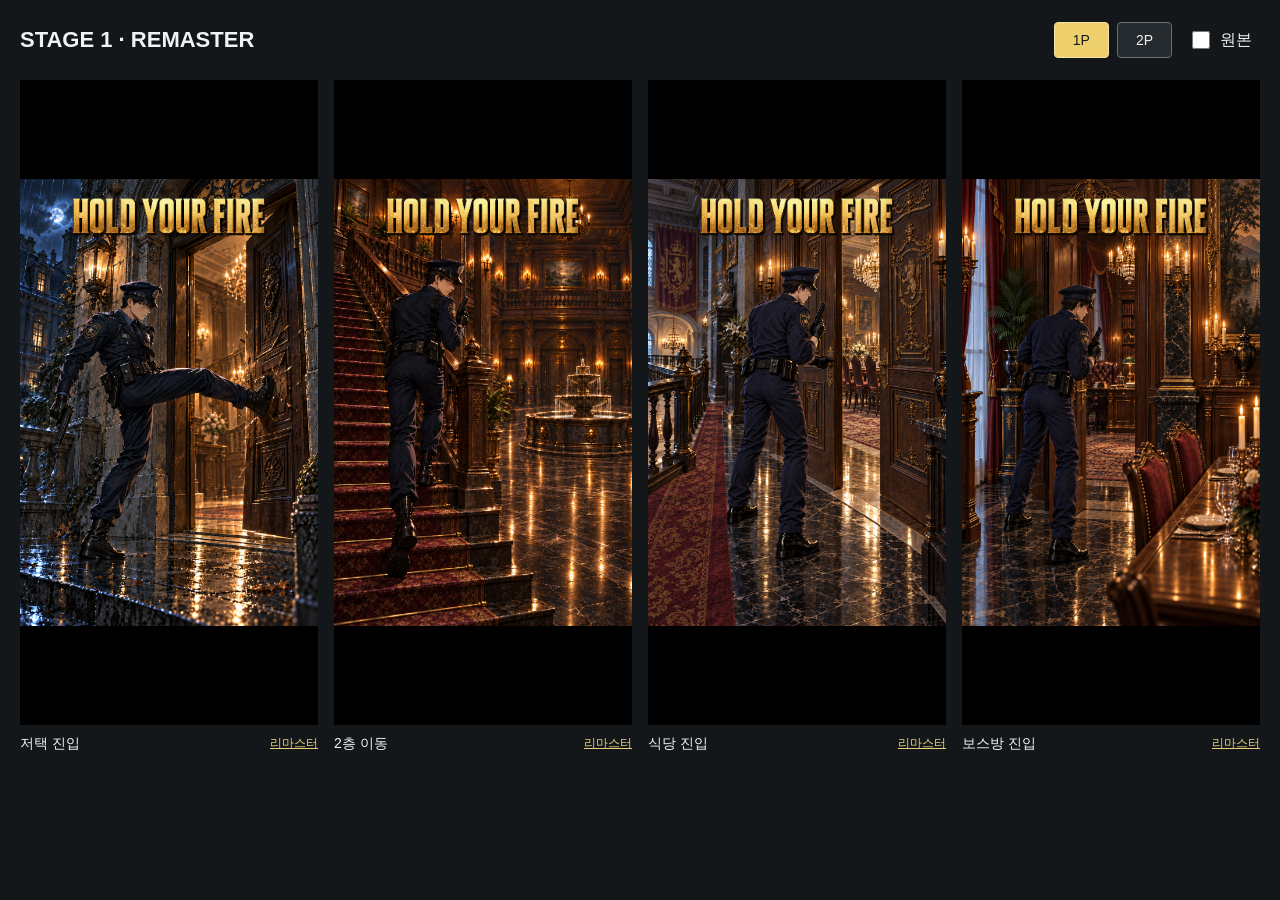
<file: timing-shooter/backgrounds/stage1_remaster/preview.html>
<!doctype html>
<html lang="ko">
<head>
<meta charset="utf-8">
<meta name="viewport" content="width=device-width,initial-scale=1">
<title>Stage 1 · Remaster</title>
<link rel="stylesheet" href="../../cutscene_caption.css?v=reference-layout-2">
<style>
*{box-sizing:border-box}body{margin:0;background:#141719;color:#f0f2f3;font-family:Arial,sans-serif;letter-spacing:0}main{max-width:1440px;margin:auto;padding:20px}header{display:flex;align-items:center;justify-content:space-between;gap:18px;flex-wrap:wrap;margin-bottom:20px}h1{font-size:22px;margin:0}nav{display:flex;align-items:center;gap:8px;flex-wrap:wrap}button{border:1px solid #677075;border-radius:4px;background:#242a2e;color:#eee;font-size:14px;padding:9px 18px;cursor:pointer}button[aria-pressed=true]{background:#edcf6c;color:#191b1d;border-color:#f5e5ab}label{display:flex;align-items:center;gap:7px;padding:8px}input{width:18px;height:18px;accent-color:#edcf6c}section{display:grid;grid-template-columns:repeat(4,minmax(0,1fr));gap:16px}figure{margin:0;min-width:0}.scene{position:relative;aspect-ratio:2/3;background:#000;overflow:hidden}.art{display:block;width:100%;height:100%;object-fit:contain}.caption{position:absolute;left:3%;top:1%;width:94%;height:auto;pointer-events:none}.caption[hidden]{display:none}figcaption{display:flex;justify-content:space-between;gap:8px;margin-top:10px;font-size:14px}a{color:#e8ce78;font-size:12px}@media(max-width:1000px){section{grid-template-columns:repeat(2,minmax(0,1fr))}}@media(max-width:520px){main{padding:14px}section{grid-template-columns:1fr;gap:22px}h1{font-size:20px}}
</style>
<style>.scene{aspect-ratio:390/844}</style>
</head>
<body><main>
<header><h1>STAGE 1 · REMASTER</h1><nav aria-label="버전 선택"><button data-mode="1p" aria-pressed="true">1P</button><button data-mode="2p" aria-pressed="false">2P</button><label><input id="original" type="checkbox">원본</label></nav></header>
<section id="scenes"></section>
</main>
<script>
const scenes=[
 {name:'저택 진입',file:'breach',version:3,old:['../opening/breach/door_kick_1p.webp','../opening/breach/door_kick_2p.webp']},
 {name:'2층 이동',file:'stairs',shared:'stairs_1p_v3.png',old:['../cutscenes/stairs_left_male_v1.png','../cutscenes/stairs_right_female_v1.png']},
 {name:'식당 진입',file:'dining',old:['../cutscenes/dining_door_male_v2.png','../cutscenes/dining_door_coop_v1.png'],baked:true},
 {name:'보스방 진입',file:'boss_entry',old:['../cutscenes/boss_door_male_v1.png','../cutscenes/boss_door_coop_v1.png']}
];
let mode='1p';
function render(){
 const original=document.getElementById('original').checked;
 document.querySelectorAll('[data-mode]').forEach(button=>button.setAttribute('aria-pressed',String(button.dataset.mode===mode)));
 document.getElementById('scenes').replaceChildren(...scenes.map(scene=>{
  const figure=document.createElement('figure'),frame=document.createElement('div'),art=new Image(),caption=new Image(),label=document.createElement('figcaption'),link=document.createElement('a');
  frame.className='scene';art.className='art';art.alt=`${scene.name} · ${mode.toUpperCase()}`;
  art.src=original?scene.old[mode==='1p'?0:1]:(scene.shared||`${scene.file}_${mode}_v${scene.version||2}.png`);
  caption.className='caption';caption.src='hold_your_fire_gold_v1.png';caption.alt='HOLD YOUR FIRE';caption.hidden=original;
  label.append(document.createTextNode(scene.name));link.href=art.src;link.textContent=original?'원본':'리마스터';label.append(link);
  frame.append(art,caption);figure.append(frame,label);return figure;
 }));
}
document.querySelectorAll('[data-mode]').forEach(button=>button.addEventListener('click',()=>{mode=button.dataset.mode;render();}));
document.getElementById('original').addEventListener('change',render);render();
</script>
</body>
</html>
</file>
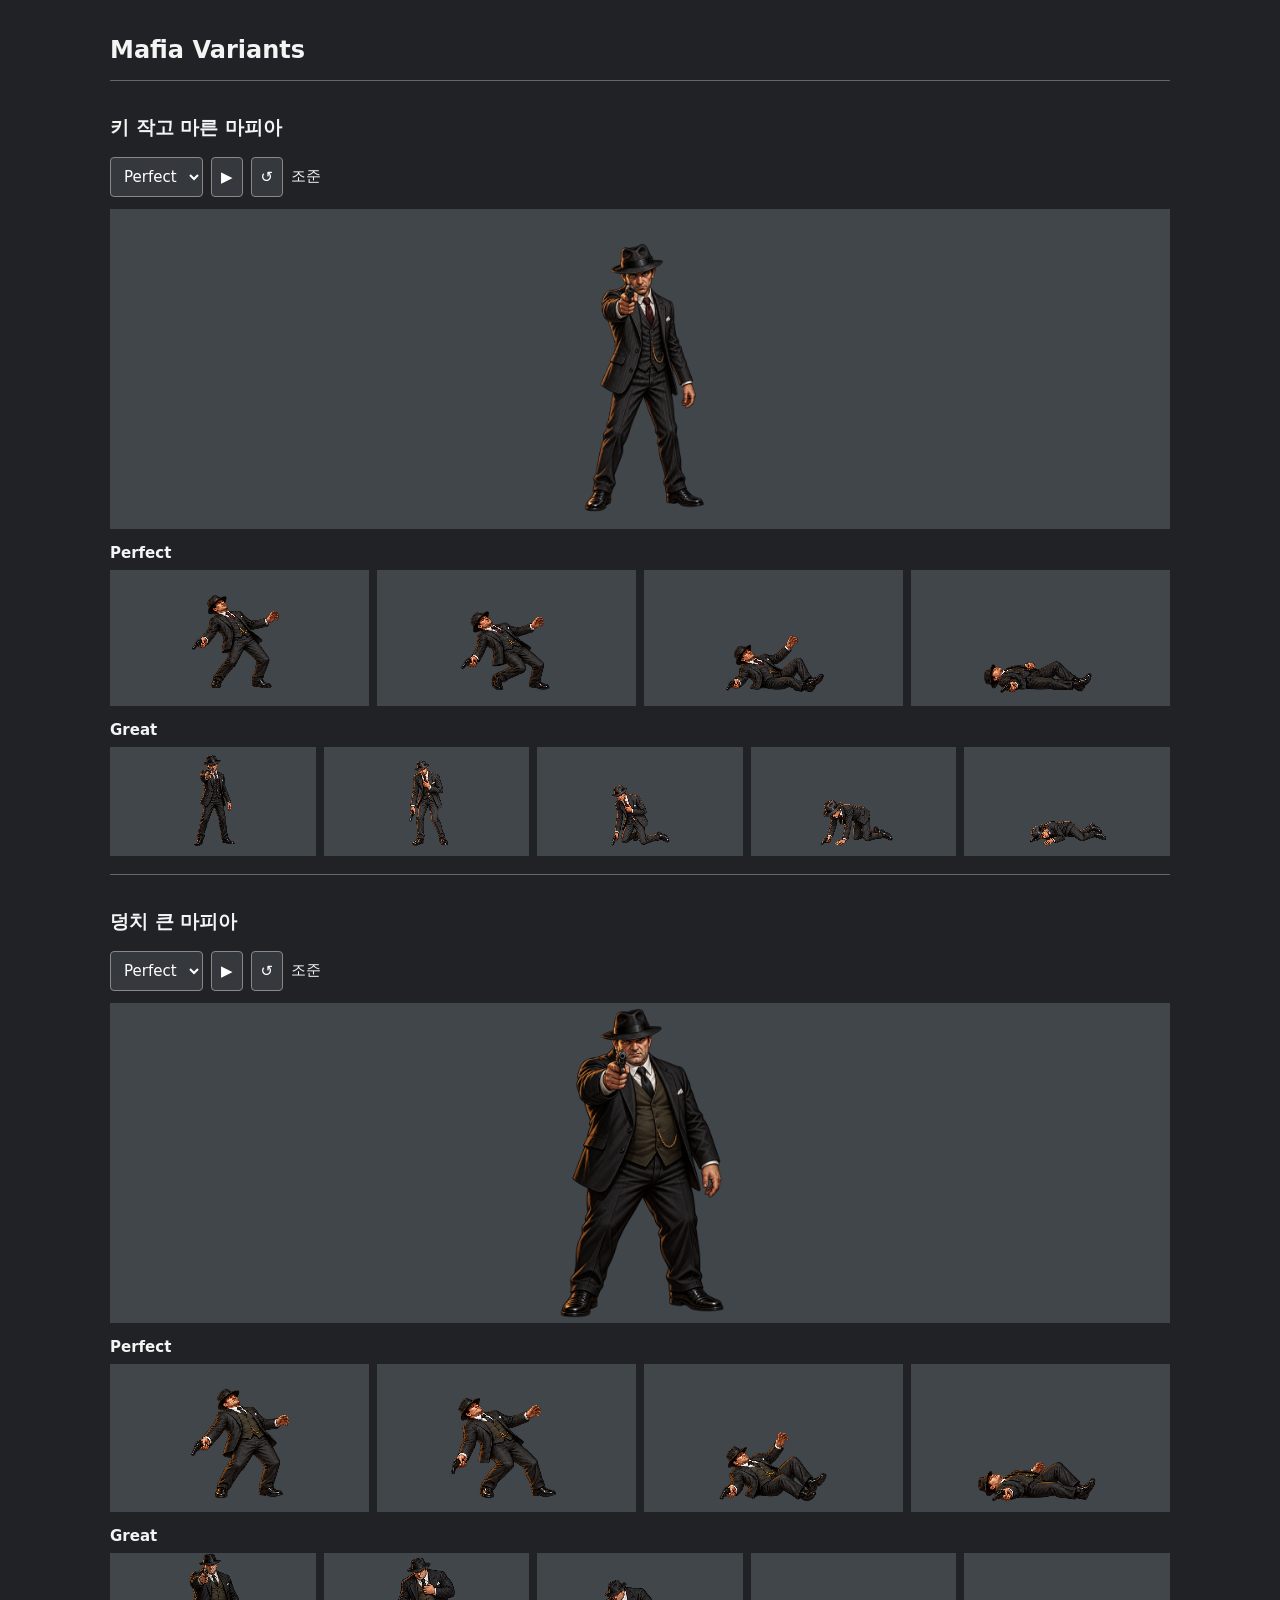
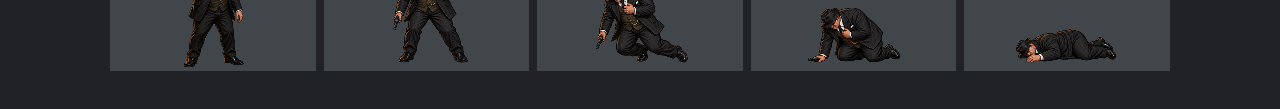
<file: timing-shooter/sprites/enemies/variants/preview.html>
<!doctype html>
<html lang="ko">
<meta charset="utf-8">
<meta name="viewport" content="width=device-width,initial-scale=1">
<title>Mafia Variants</title>
<style>
*{box-sizing:border-box}body{margin:0;background:#202226;color:#f4f4f4;font:15px system-ui}main{max-width:1100px;margin:auto;padding:20px}h1{font-size:24px}h2{font-size:19px}section{border-top:1px solid #62666b;padding:18px 0}button,select{font:inherit;padding:9px;background:#35393e;color:white;border:1px solid #888;border-radius:4px}button{cursor:pointer}.controls{display:flex;gap:8px;flex-wrap:wrap}.stage{height:320px;display:flex;justify-content:center;align-items:end;background:#41464a;margin:12px 0}.stage img{height:100%;max-width:100%;object-fit:contain}.stage canvas{height:100%;max-width:100%;object-fit:contain}.frames{display:grid;grid-template-columns:repeat(4,minmax(0,1fr));gap:8px}.frames canvas{width:100%;background:#41464a}h3{font-size:15px;margin-bottom:8px}output{align-self:center} @media(max-width:500px){main{padding:12px}.stage{height:280px}.frames{gap:3px}}
</style>
<main><h1>Mafia Variants</h1><div id="variants"></div></main>
<script type="module">
const image = src => new Promise((resolve,reject)=>{const img=new Image();img.onload=()=>resolve(img);img.onerror=reject;img.src=src;});
for(const file of ['mafia_short_slim_v1.json','mafia_burly_v1.json']){
 const data=await fetch(file).then(r=>r.json());
 const atlas=await image(data.atlas);
 const overrides=new Map();
 for(const frame of data.frames)if(frame.image&&!overrides.has(frame.image))overrides.set(frame.image,await image(frame.image));
 const section=document.createElement('section');section.dataset.id=data.id;
 section.innerHTML=`<h2>${data.name}</h2><div class="controls"><select aria-label="판정"><option>Perfect</option><option>Great</option></select><button class="play" title="재생">▶</button><button class="reset" title="조준 자세">↺</button><output>조준</output></div><div class="stage"><img src="${data.aim}" alt="${data.name} 조준"><canvas hidden></canvas></div>`;
 document.querySelector('#variants').append(section);
 const canvas=section.querySelector('.stage canvas');[canvas.width,canvas.height]=data.logicalFrameSize;
 const aim=section.querySelector('img'),out=section.querySelector('output');let timer=0;
 function draw(c,f){const ctx=c.getContext('2d');ctx.clearRect(0,0,c.width,c.height);ctx.drawImage(f.image?overrides.get(f.image):atlas,...f.source,...(f.destination??[data.drawOffsetX??0,f.offsetY,f.source[2],f.source[3]]));}
 function reset(){clearTimeout(timer);canvas.hidden=true;aim.hidden=false;out.value='조준';section.dataset.frame='aim';}
 section.querySelector('.reset').onclick=reset;
 section.querySelector('.play').onclick=()=>{clearTimeout(timer);const grade=section.querySelector('select').value;const frames=data.frames.filter(f=>f.grade===grade);aim.hidden=true;canvas.hidden=false;let i=0;function next(){draw(canvas,frames[i]);section.dataset.frame=String(i);out.value=`${grade} ${i+1} / 4`;if(i<3)timer=setTimeout(()=>{i++;next();},frames[i].durationMs);}next();};
 for(const grade of ['Perfect','Great']){
  const h=document.createElement('h3');h.textContent=grade;section.append(h);
  const row=document.createElement('div');row.className='frames';section.append(row);
  if(grade==='Great'){
   row.style.gridTemplateColumns='repeat(5,minmax(0,1fr))';
   const reference=document.createElement('canvas');[reference.width,reference.height]=data.logicalFrameSize;
   reference.title='조준 기준';reference.dataset.reference='aim';
   const original=await image(data.aim),height=data.logicalFrameSize[1],width=height*original.naturalWidth/original.naturalHeight;
   reference.getContext('2d').drawImage(original,(reference.width-width)/2,data.groundY-height*.94,width,height);
   row.append(reference);
  }
  for(const f of data.frames.filter(f=>f.grade===grade)){const c=document.createElement('canvas');[c.width,c.height]=data.logicalFrameSize;c.title=`${grade} ${f.index+1}`;draw(c,f);row.append(c);}
 }
}
await Promise.all([...document.images].map(img=>img.decode()));
window.previewReady=true;
</script>
</html>
</file>
<file: timing-shooter/cutscene_caption.css>
#openingViewport,
#wharfOpeningViewport,
#floorLoading,
.scene {
  container-type: size;
}
.hold-fire-art {
  background: url("backgrounds/stage1_remaster/hold_your_fire_gold_v1.png") center / contain no-repeat;
}
#openingViewport .opening-caption.hold-fire-art,
#wharfOpeningViewport .opening-caption.hold-fire-art,
#floorLoadingCaption.hold-fire-art,
.scene > .caption {
  --hold-art-height: min(100cqh, 150cqw);
  top: calc((100cqh - var(--hold-art-height)) / 2 + var(--hold-art-height) * .014);
  left: 50%;
  width: min(68cqw, 45.333cqh);
  transform: translateX(-50%);
  height: auto;
  aspect-ratio: 3 / 1;
  padding: 0;
  font-size: 0;
  color: transparent;
  text-shadow: none;
}
#openingViewport .opening-breach-image {
  object-fit: contain;
  object-position: center;
  background: #000;
}
</file>
